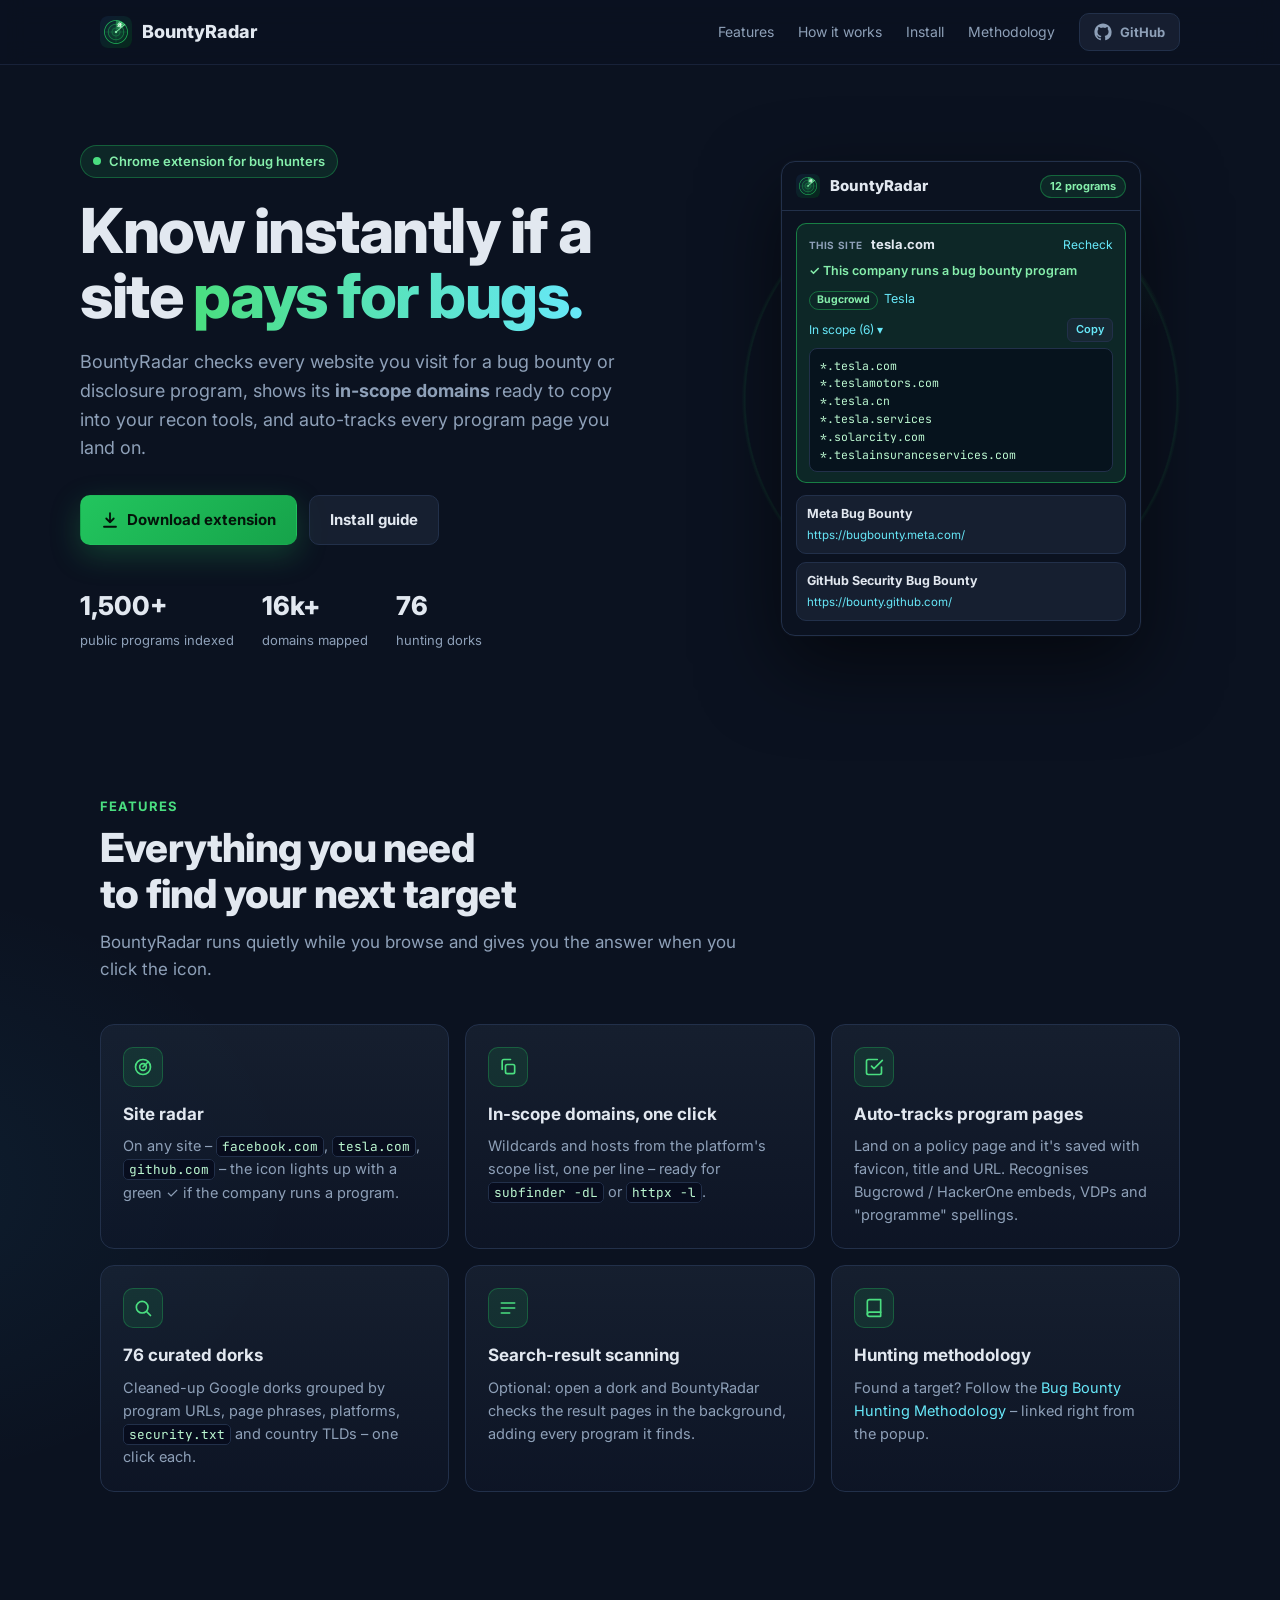
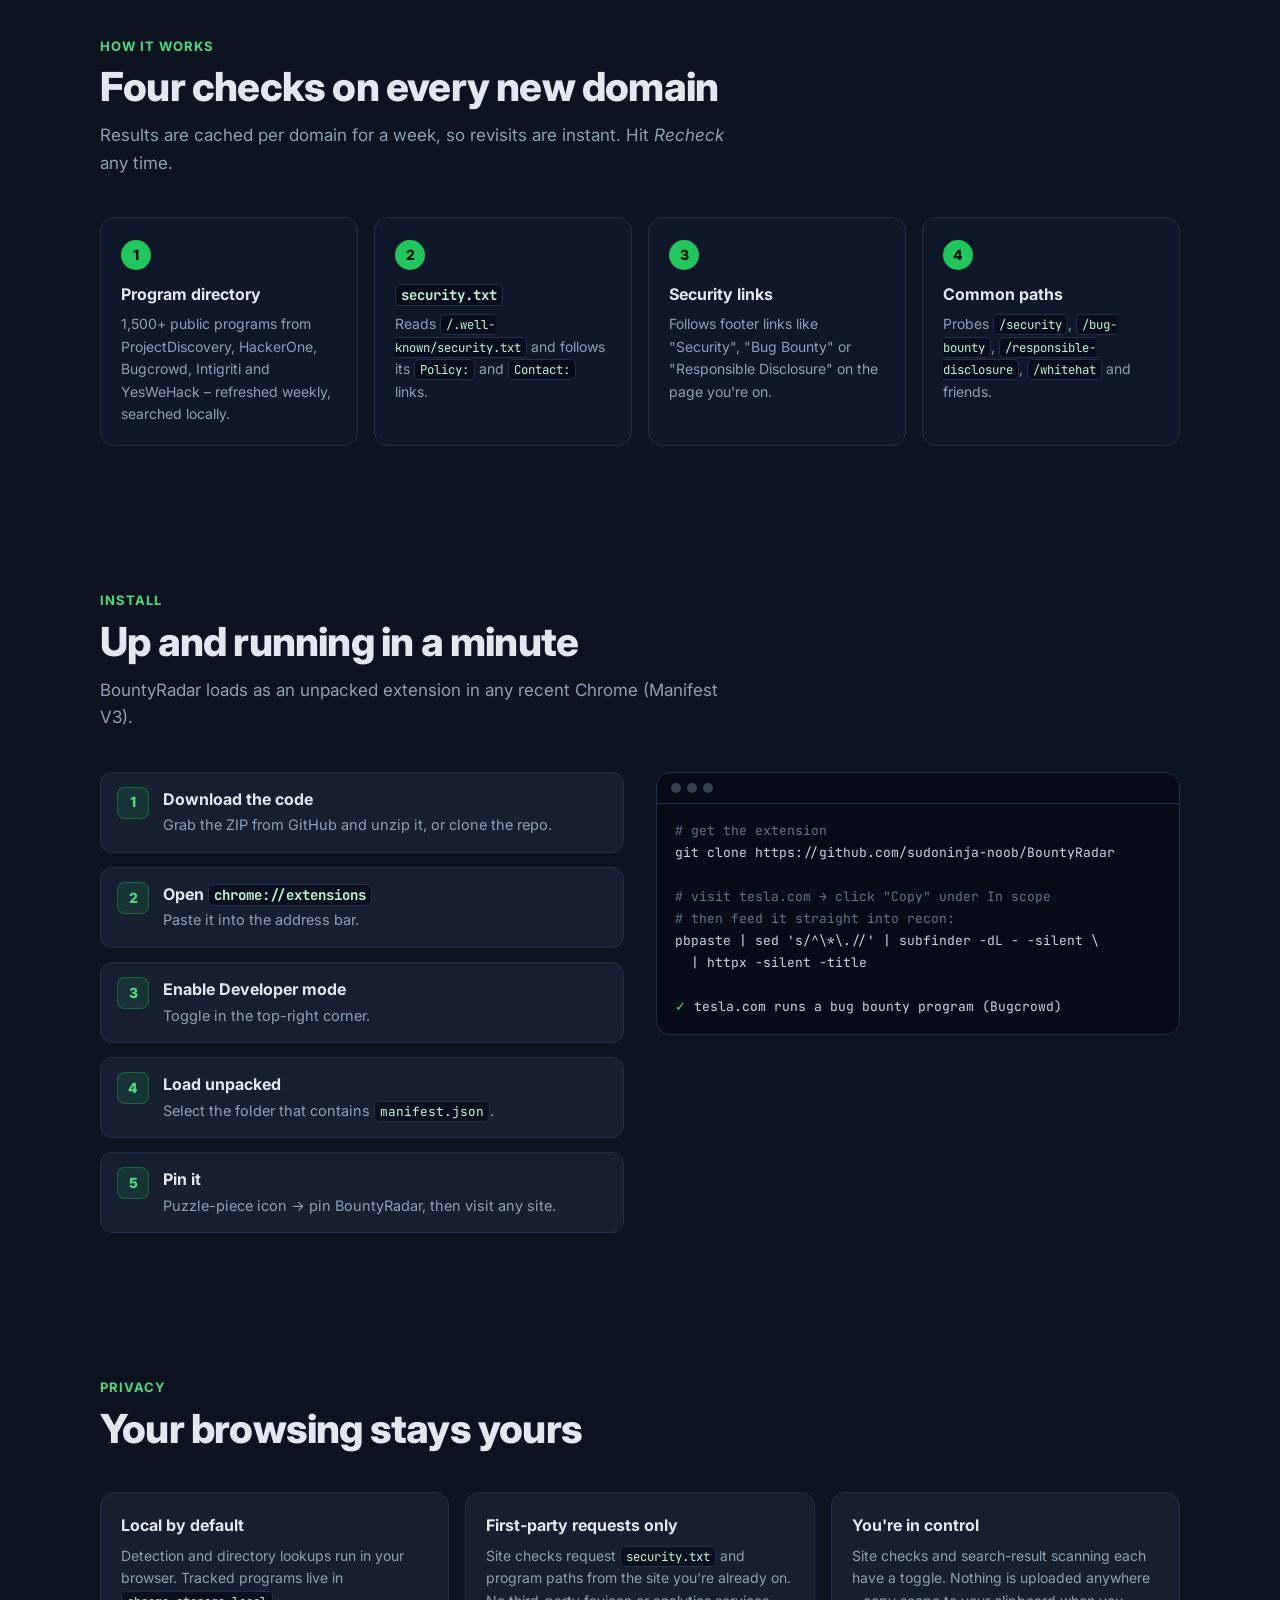
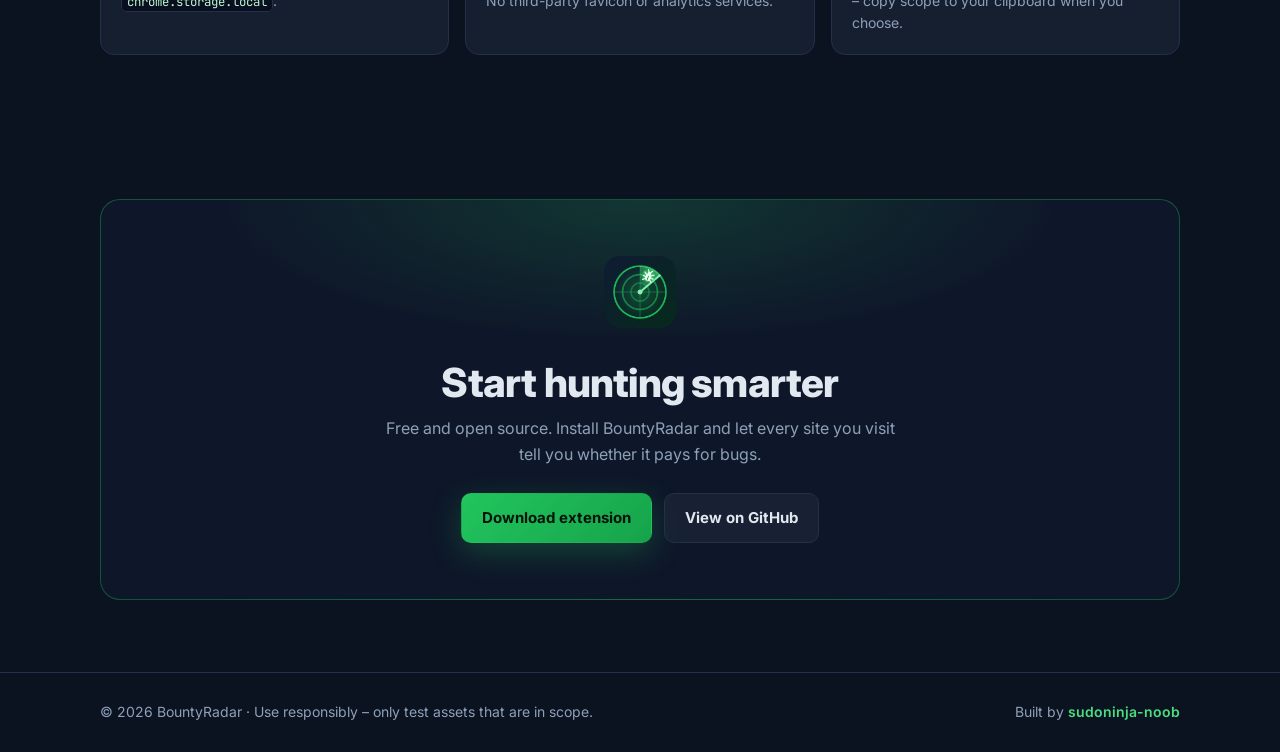
<file: index.html>
<!DOCTYPE html>
<html lang="en">
<head>
  <meta charset="utf-8" />
  <meta name="viewport" content="width=device-width, initial-scale=1" />
  <title>BountyRadar – bug bounty radar for Chrome</title>
  <meta name="description" content="BountyRadar is a Chrome extension for bug hunters: it tells you if the site you're on runs a bug bounty program, lists its in-scope domains, auto-tracks program pages, and ships 75+ hunting dorks." />
  <meta property="og:title" content="BountyRadar – bug bounty radar for Chrome" />
  <meta property="og:description" content="Know instantly if a site runs a bug bounty program – with in-scope domains ready to copy." />
  <meta property="og:image" content="https://sudoninja-noob.github.io/BountyRadar/icons/icon128.png" />
  <meta property="og:url" content="https://sudoninja-noob.github.io/BountyRadar/" />
  <link rel="canonical" href="https://sudoninja-noob.github.io/BountyRadar/" />
  <meta name="theme-color" content="#0b1220" />
  <link rel="icon" type="image/png" href="icons/icon128.png" />
  <link rel="preconnect" href="https://fonts.googleapis.com" />
  <link rel="preconnect" href="https://fonts.gstatic.com" crossorigin />
  <link href="https://fonts.googleapis.com/css2?family=Inter:wght@400;500;600;700;800&family=JetBrains+Mono:wght@400;600&display=swap" rel="stylesheet" />
  <style>
    :root {
      --bg: #0b1220;
      --bg-2: #0e1729;
      --card: rgba(30, 41, 59, 0.6);
      --border: #22304a;
      --text: #e2e8f0;
      --muted: #8ea0b8;
      --accent: #22c55e;
      --accent-2: #4ade80;
      --accent-soft: rgba(34, 197, 94, 0.12);
      --link: #67e8f9;
      --radius: 14px;
      --mono: "JetBrains Mono", ui-monospace, SFMono-Regular, Menlo, monospace;
      color-scheme: dark;
    }

    * { box-sizing: border-box; margin: 0; padding: 0; }

    html { scroll-behavior: smooth; }

    body {
      background:
        radial-gradient(900px 500px at 85% -10%, rgba(34, 197, 94, 0.12), transparent 60%),
        radial-gradient(700px 500px at -10% 30%, rgba(56, 189, 248, 0.07), transparent 60%),
        var(--bg);
      color: var(--text);
      font-family: Inter, -apple-system, "Segoe UI", Roboto, Helvetica, Arial, sans-serif;
      font-size: 16px;
      line-height: 1.6;
      -webkit-font-smoothing: antialiased;
      overflow-x: hidden;
    }

    a { color: var(--link); text-decoration: none; }
    a:hover { text-decoration: underline; }

    .wrap { max-width: 1120px; margin: 0 auto; padding: 0 20px; }

    /* ---------- nav ---------- */
    nav {
      position: sticky;
      top: 0;
      z-index: 10;
      background: rgba(11, 18, 32, 0.75);
      backdrop-filter: blur(12px);
      border-bottom: 1px solid rgba(34, 48, 74, 0.6);
    }
    nav .wrap {
      display: flex;
      align-items: center;
      justify-content: space-between;
      height: 64px;
      gap: 16px;
    }
    .brand {
      display: flex;
      align-items: center;
      gap: 10px;
      font-weight: 800;
      font-size: 18px;
      color: var(--text);
    }
    .brand img { width: 32px; height: 32px; border-radius: 8px; }
    .brand:hover { text-decoration: none; }
    .nav-links { display: flex; gap: 24px; align-items: center; font-size: 14px; }
    .nav-links a { color: var(--muted); }
    .nav-links a:hover { color: var(--text); text-decoration: none; }

    /* ---------- buttons ---------- */
    .btn {
      display: inline-flex;
      align-items: center;
      gap: 8px;
      padding: 12px 20px;
      border-radius: 10px;
      font-weight: 700;
      font-size: 15px;
      border: 1px solid var(--border);
      color: var(--text);
      background: var(--card);
      transition: transform 0.15s ease, border-color 0.15s ease, background 0.15s ease;
    }
    .btn:hover { text-decoration: none; transform: translateY(-1px); border-color: rgba(34, 197, 94, 0.5); }
    .btn-primary {
      background: linear-gradient(135deg, #22c55e, #16a34a);
      border-color: transparent;
      color: #04130a;
      box-shadow: 0 10px 30px rgba(34, 197, 94, 0.25);
    }
    .btn-primary:hover { border-color: transparent; }
    .btn-sm { padding: 8px 14px; font-size: 13px; }
    .btn svg { width: 18px; height: 18px; }

    /* ---------- hero ---------- */
    .hero {
      display: grid;
      grid-template-columns: 1.1fr 0.9fr;
      gap: 56px;
      align-items: center;
      padding: 80px 0 72px;
    }
    .eyebrow {
      display: inline-flex;
      align-items: center;
      gap: 8px;
      padding: 5px 12px;
      border-radius: 999px;
      background: var(--accent-soft);
      border: 1px solid rgba(34, 197, 94, 0.35);
      color: #86efac;
      font-size: 13px;
      font-weight: 600;
      margin-bottom: 20px;
    }
    .pulse {
      width: 8px; height: 8px; border-radius: 50%;
      background: var(--accent-2);
      box-shadow: 0 0 0 0 rgba(74, 222, 128, 0.7);
      animation: pulse 2s infinite;
    }
    @keyframes pulse {
      70% { box-shadow: 0 0 0 10px rgba(74, 222, 128, 0); }
      100% { box-shadow: 0 0 0 0 rgba(74, 222, 128, 0); }
    }
    h1 {
      font-size: clamp(38px, 5.6vw, 62px);
      line-height: 1.05;
      font-weight: 800;
      letter-spacing: -1.5px;
      text-wrap: balance;
    }
    h1 .grad {
      background: linear-gradient(90deg, #4ade80, #67e8f9);
      -webkit-background-clip: text;
      background-clip: text;
      color: transparent;
    }
    .lede {
      margin-top: 20px;
      font-size: 18px;
      color: var(--muted);
      max-width: 540px;
    }
    .cta { display: flex; flex-wrap: wrap; gap: 12px; margin-top: 32px; }
    .stats {
      display: flex;
      flex-wrap: wrap;
      gap: 28px;
      margin-top: 40px;
    }
    .stat b { display: block; font-size: 26px; font-weight: 800; color: var(--text); }
    .stat span { font-size: 13px; color: var(--muted); }

    /* popup mock */
    .mock-wrap { position: relative; display: flex; justify-content: center; }
    .radar-bg {
      position: absolute;
      width: 440px; height: 440px;
      max-width: 100%;
      top: 50%; left: 50%;
      transform: translate(-50%, -50%);
      border-radius: 50%;
      background:
        radial-gradient(circle, transparent 29%, rgba(34, 197, 94, 0.12) 29.5%, transparent 30.5%),
        radial-gradient(circle, transparent 49%, rgba(34, 197, 94, 0.12) 49.5%, transparent 50.5%),
        radial-gradient(circle, transparent 69%, rgba(34, 197, 94, 0.1) 69.5%, transparent 70.5%);
      pointer-events: none;
    }
    .radar-bg::after {
      content: "";
      position: absolute;
      inset: 0;
      border-radius: 50%;
      background: conic-gradient(from 0deg, rgba(74, 222, 128, 0.22), transparent 70deg);
      animation: sweep 5s linear infinite;
    }
    @keyframes sweep { to { transform: rotate(360deg); } }
    @media (prefers-reduced-motion: reduce) {
      .radar-bg::after, .pulse { animation: none; }
    }

    .mock {
      position: relative;
      width: 360px;
      max-width: 100%;
      border-radius: 14px;
      background: #0b1220;
      border: 1px solid var(--border);
      box-shadow: 0 30px 80px rgba(0, 0, 0, 0.55), 0 0 0 1px rgba(255, 255, 255, 0.02);
      overflow: hidden;
      font-size: 13px;
    }
    .mock-head {
      display: flex; align-items: center; justify-content: space-between;
      padding: 12px 14px;
      border-bottom: 1px solid var(--border);
    }
    .mock-head .brand { font-size: 15px; }
    .mock-head .brand img { width: 24px; height: 24px; border-radius: 6px; }
    .mock-badge {
      font-size: 11px; font-weight: 700;
      color: #86efac;
      background: var(--accent-soft);
      border: 1px solid rgba(34, 197, 94, 0.4);
      border-radius: 999px;
      padding: 2px 9px;
    }
    .mock-body { padding: 12px 14px 14px; }
    .site-card {
      border-radius: 10px;
      border: 1px solid rgba(34, 197, 94, 0.55);
      background: var(--accent-soft);
      padding: 10px 12px;
    }
    .site-top { display: flex; align-items: center; gap: 8px; }
    .label {
      font-size: 10px; font-weight: 700; letter-spacing: 0.6px;
      text-transform: uppercase; color: var(--muted);
    }
    .site-top b { flex: 1; }
    .site-top a { font-size: 12px; }
    .ok { margin-top: 6px; color: #86efac; font-weight: 600; font-size: 12.5px; }
    .prog { margin-top: 8px; font-size: 12.5px; color: var(--link); }
    .tag {
      display: inline-block;
      margin-right: 6px;
      padding: 0 7px;
      border-radius: 999px;
      font-size: 10.5px;
      font-weight: 700;
      color: #86efac;
      border: 1px solid rgba(34, 197, 94, 0.45);
    }
    .scope-row {
      display: flex; justify-content: space-between; align-items: center;
      margin-top: 8px; font-size: 12px;
    }
    .scope-row span { color: var(--link); }
    .copy {
      font-size: 11px; font-weight: 600;
      padding: 2px 8px;
      border: 1px solid var(--border);
      border-radius: 6px;
      background: var(--card);
    }
    .scope-list {
      margin-top: 6px;
      padding: 8px 10px;
      border-radius: 8px;
      border: 1px solid var(--border);
      background: rgba(2, 6, 23, 0.6);
      color: #bbf7d0;
      font-family: var(--mono);
      font-size: 11.5px;
      line-height: 1.55;
    }
    .mock-list { margin-top: 12px; display: grid; gap: 8px; }
    .mock-item {
      border: 1px solid var(--border);
      background: var(--card);
      border-radius: 10px;
      padding: 8px 10px;
    }
    .mock-item b { display: block; font-size: 12.5px; }
    .mock-item span { font-size: 11.5px; color: var(--link); }

    /* ---------- sections ---------- */
    section { padding: 72px 0; }
    .section-head { max-width: 640px; margin-bottom: 40px; }
    .kicker {
      color: var(--accent-2);
      font-weight: 700;
      font-size: 13px;
      letter-spacing: 1px;
      text-transform: uppercase;
    }
    h2 {
      margin-top: 8px;
      font-size: clamp(28px, 3.6vw, 40px);
      line-height: 1.15;
      font-weight: 800;
      letter-spacing: -0.8px;
      text-wrap: balance;
    }
    .section-head p { margin-top: 12px; color: var(--muted); font-size: 17px; }

    .grid {
      display: grid;
      grid-template-columns: repeat(3, 1fr);
      gap: 16px;
    }
    .feature {
      padding: 22px;
      border-radius: var(--radius);
      border: 1px solid var(--border);
      background: linear-gradient(180deg, rgba(30, 41, 59, 0.55), rgba(15, 23, 42, 0.55));
      transition: border-color 0.2s ease, transform 0.2s ease;
    }
    .feature:hover { border-color: rgba(34, 197, 94, 0.45); transform: translateY(-2px); }
    .icon {
      width: 40px; height: 40px;
      display: grid; place-items: center;
      border-radius: 10px;
      background: var(--accent-soft);
      border: 1px solid rgba(34, 197, 94, 0.3);
      color: var(--accent-2);
      margin-bottom: 14px;
    }
    .icon svg { width: 20px; height: 20px; }
    .feature h3 { font-size: 17px; font-weight: 700; margin-bottom: 6px; }
    .feature p { color: var(--muted); font-size: 14.5px; }

    /* how it works */
    .steps {
      display: grid;
      grid-template-columns: repeat(4, 1fr);
      gap: 16px;
      counter-reset: step;
    }
    .step {
      position: relative;
      padding: 22px 20px 20px;
      border-radius: var(--radius);
      border: 1px solid var(--border);
      background: var(--bg-2);
    }
    .step::before {
      counter-increment: step;
      content: counter(step);
      display: grid; place-items: center;
      width: 30px; height: 30px;
      border-radius: 50%;
      background: var(--accent);
      color: #04130a;
      font-weight: 800;
      font-size: 14px;
      margin-bottom: 12px;
    }
    .step h3 { font-size: 16px; margin-bottom: 6px; }
    .step p { color: var(--muted); font-size: 14px; }
    code, .mono {
      font-family: var(--mono);
      font-size: 0.88em;
      background: rgba(2, 6, 23, 0.6);
      border: 1px solid var(--border);
      border-radius: 5px;
      padding: 1px 5px;
      color: #bbf7d0;
    }

    /* install */
    .install {
      display: grid;
      grid-template-columns: 1fr 1fr;
      gap: 32px;
      align-items: start;
    }
    ol.install-steps { list-style: none; counter-reset: i; display: grid; gap: 14px; }
    ol.install-steps li {
      counter-increment: i;
      display: grid;
      grid-template-columns: 34px 1fr;
      gap: 12px;
      align-items: start;
      padding: 14px 16px;
      border-radius: 12px;
      border: 1px solid var(--border);
      background: var(--card);
    }
    ol.install-steps li::before {
      content: counter(i);
      display: grid; place-items: center;
      width: 30px; height: 30px;
      border-radius: 8px;
      background: var(--accent-soft);
      border: 1px solid rgba(34, 197, 94, 0.35);
      color: var(--accent-2);
      font-weight: 800;
      font-size: 14px;
    }
    ol.install-steps b { display: block; }
    ol.install-steps span { color: var(--muted); font-size: 14.5px; }
    .terminal {
      border-radius: var(--radius);
      border: 1px solid var(--border);
      background: #060b16;
      overflow: hidden;
    }
    .terminal-bar {
      display: flex; gap: 6px;
      padding: 10px 14px;
      border-bottom: 1px solid var(--border);
    }
    .terminal-bar i { width: 10px; height: 10px; border-radius: 50%; background: #334155; }
    .terminal pre {
      padding: 16px 18px;
      font-family: var(--mono);
      font-size: 13px;
      line-height: 1.7;
      color: #cbd5e1;
      white-space: pre-wrap;
      word-break: break-all;
    }
    .terminal .c { color: #64748b; }
    .terminal .g { color: #4ade80; }

    /* privacy */
    .privacy {
      display: grid;
      grid-template-columns: repeat(3, 1fr);
      gap: 16px;
    }
    .privacy div {
      padding: 20px;
      border-radius: var(--radius);
      border: 1px solid var(--border);
      background: var(--card);
    }
    .privacy h3 { font-size: 16px; margin-bottom: 6px; }
    .privacy p { color: var(--muted); font-size: 14px; }

    /* cta band */
    .band {
      text-align: center;
      padding: 56px 24px;
      border-radius: 20px;
      border: 1px solid rgba(34, 197, 94, 0.35);
      background:
        radial-gradient(600px 200px at 50% 0%, rgba(34, 197, 94, 0.18), transparent 70%),
        var(--bg-2);
    }
    .band img { width: 72px; height: 72px; border-radius: 16px; margin-bottom: 16px; }
    .band p { color: var(--muted); margin: 10px auto 26px; max-width: 520px; }
    .band .cta { justify-content: center; margin-top: 0; }

    footer {
      border-top: 1px solid var(--border);
      padding: 28px 0;
      color: var(--muted);
      font-size: 14px;
    }
    footer .wrap { display: flex; justify-content: space-between; gap: 16px; flex-wrap: wrap; }
    footer a { color: var(--accent-2); font-weight: 600; }

    /* ---------- responsive ---------- */
    @media (max-width: 960px) {
      .hero { grid-template-columns: 1fr; gap: 48px; padding-top: 56px; }
      .grid, .privacy { grid-template-columns: 1fr 1fr; }
      .steps { grid-template-columns: 1fr 1fr; }
      .install { grid-template-columns: 1fr; }
    }
    @media (max-width: 640px) {
      .nav-links a:not(.btn) { display: none; }
      .grid, .privacy, .steps { grid-template-columns: 1fr; }
      section { padding: 56px 0; }
      .radar-bg { width: 340px; height: 340px; }
      .wrap { padding: 0 16px; }
    }
  </style>
</head>
<body>
  <nav>
    <div class="wrap">
      <a class="brand" href="#">
        <img src="icons/icon128.png" alt="" />
        BountyRadar
      </a>
      <div class="nav-links">
        <a href="#features">Features</a>
        <a href="#how">How it works</a>
        <a href="#install">Install</a>
        <a href="https://sudoninja-noob.github.io/tool/Bug_Bounty_Hunting_Methodology.html" target="_blank" rel="noopener">Methodology</a>
        <a class="btn btn-sm repo-link" href="https://github.com/sudoninja-noob/BountyRadar" target="_blank" rel="noopener">
          <svg viewBox="0 0 24 24" fill="currentColor" aria-hidden="true"><path d="M12 .5C5.65.5.5 5.65.5 12a11.5 11.5 0 0 0 7.86 10.92c.58.1.79-.25.79-.56v-2.02c-3.2.7-3.87-1.37-3.87-1.37-.52-1.33-1.28-1.69-1.28-1.69-1.05-.72.08-.7.08-.7 1.16.08 1.77 1.19 1.77 1.19 1.03 1.77 2.7 1.26 3.36.96.1-.75.4-1.26.73-1.55-2.56-.29-5.25-1.28-5.25-5.69 0-1.26.45-2.29 1.19-3.09-.12-.29-.52-1.46.11-3.05 0 0 .97-.31 3.17 1.18a11 11 0 0 1 5.77 0c2.2-1.49 3.17-1.18 3.17-1.18.63 1.59.23 2.76.11 3.05.74.8 1.19 1.83 1.19 3.09 0 4.42-2.7 5.39-5.26 5.68.41.36.78 1.06.78 2.14v3.17c0 .31.21.67.8.56A11.5 11.5 0 0 0 23.5 12C23.5 5.65 18.35.5 12 .5Z"/></svg>
          GitHub
        </a>
      </div>
    </div>
  </nav>

  <header class="wrap hero">
    <div>
      <div class="eyebrow"><span class="pulse"></span> Chrome extension for bug hunters</div>
      <h1>Know instantly if a site <span class="grad">pays for bugs.</span></h1>
      <p class="lede">
        BountyRadar checks every website you visit for a bug bounty or disclosure program,
        shows its <strong>in-scope domains</strong> ready to copy into your recon tools,
        and auto-tracks every program page you land on.
      </p>
      <div class="cta">
        <a class="btn btn-primary zip-link" href="https://github.com/sudoninja-noob/BountyRadar/archive/refs/heads/main.zip" target="_blank" rel="noopener">
          <svg viewBox="0 0 24 24" fill="none" stroke="currentColor" stroke-width="2.4" stroke-linecap="round" stroke-linejoin="round" aria-hidden="true"><path d="M12 3v12m0 0-5-5m5 5 5-5M4 21h16"/></svg>
          Download extension
        </a>
        <a class="btn" href="#install">Install guide</a>
      </div>
      <div class="stats">
        <div class="stat"><b>1,500+</b><span>public programs indexed</span></div>
        <div class="stat"><b>16k+</b><span>domains mapped</span></div>
        <div class="stat"><b>76</b><span>hunting dorks</span></div>
      </div>
    </div>

    <div class="mock-wrap" aria-label="Preview of the BountyRadar popup on tesla.com">
      <div class="radar-bg"></div>
      <div class="mock">
        <div class="mock-head">
          <span class="brand"><img src="icons/icon48.png" alt="" /> BountyRadar</span>
          <span class="mock-badge">12 programs</span>
        </div>
        <div class="mock-body">
          <div class="site-card">
            <div class="site-top">
              <span class="label">This site</span>
              <b>tesla.com</b>
              <a>Recheck</a>
            </div>
            <div class="ok">✓ This company runs a bug bounty program</div>
            <div class="prog"><span class="tag">Bugcrowd</span>Tesla</div>
            <div class="scope-row"><span>In scope (6) ▾</span><span class="copy">Copy</span></div>
            <div class="scope-list">*.tesla.com<br />*.teslamotors.com<br />*.tesla.cn<br />*.tesla.services<br />*.solarcity.com<br />*.teslainsuranceservices.com</div>
          </div>
          <div class="mock-list">
            <div class="mock-item"><b>Meta Bug Bounty</b><span>https://bugbounty.meta.com/</span></div>
            <div class="mock-item"><b>GitHub Security Bug Bounty</b><span>https://bounty.github.com/</span></div>
          </div>
        </div>
      </div>
    </div>
  </header>

  <section id="features">
    <div class="wrap">
      <div class="section-head">
        <div class="kicker">Features</div>
        <h2>Everything you need to find your next target</h2>
        <p>BountyRadar runs quietly while you browse and gives you the answer when you click the icon.</p>
      </div>
      <div class="grid">
        <article class="feature">
          <div class="icon"><svg viewBox="0 0 24 24" fill="none" stroke="currentColor" stroke-width="2" stroke-linecap="round" stroke-linejoin="round"><circle cx="12" cy="12" r="9"/><circle cx="12" cy="12" r="4"/><path d="M12 12 18 6"/></svg></div>
          <h3>Site radar</h3>
          <p>On any site – <code>facebook.com</code>, <code>tesla.com</code>, <code>github.com</code> – the icon lights up with a green ✓ if the company runs a program.</p>
        </article>
        <article class="feature">
          <div class="icon"><svg viewBox="0 0 24 24" fill="none" stroke="currentColor" stroke-width="2" stroke-linecap="round" stroke-linejoin="round"><rect x="9" y="9" width="11" height="11" rx="2"/><path d="M5 15V5a2 2 0 0 1 2-2h8"/></svg></div>
          <h3>In-scope domains, one click</h3>
          <p>Wildcards and hosts from the platform's scope list, one per line – ready for <code>subfinder -dL</code> or <code>httpx -l</code>.</p>
        </article>
        <article class="feature">
          <div class="icon"><svg viewBox="0 0 24 24" fill="none" stroke="currentColor" stroke-width="2" stroke-linecap="round" stroke-linejoin="round"><path d="M9 11l3 3L22 4"/><path d="M21 12v7a2 2 0 0 1-2 2H5a2 2 0 0 1-2-2V5a2 2 0 0 1 2-2h11"/></svg></div>
          <h3>Auto-tracks program pages</h3>
          <p>Land on a policy page and it's saved with favicon, title and URL. Recognises Bugcrowd / HackerOne embeds, VDPs and "programme" spellings.</p>
        </article>
        <article class="feature">
          <div class="icon"><svg viewBox="0 0 24 24" fill="none" stroke="currentColor" stroke-width="2" stroke-linecap="round" stroke-linejoin="round"><circle cx="11" cy="11" r="7"/><path d="m21 21-4.3-4.3"/></svg></div>
          <h3>76 curated dorks</h3>
          <p>Cleaned-up Google dorks grouped by program URLs, page phrases, platforms, <code>security.txt</code> and country TLDs – one click each.</p>
        </article>
        <article class="feature">
          <div class="icon"><svg viewBox="0 0 24 24" fill="none" stroke="currentColor" stroke-width="2" stroke-linecap="round" stroke-linejoin="round"><path d="M4 6h16M4 12h16M4 18h10"/></svg></div>
          <h3>Search-result scanning</h3>
          <p>Optional: open a dork and BountyRadar checks the result pages in the background, adding every program it finds.</p>
        </article>
        <article class="feature">
          <div class="icon"><svg viewBox="0 0 24 24" fill="none" stroke="currentColor" stroke-width="2" stroke-linecap="round" stroke-linejoin="round"><path d="M4 19.5A2.5 2.5 0 0 1 6.5 17H20"/><path d="M6.5 2H20v20H6.5A2.5 2.5 0 0 1 4 19.5v-15A2.5 2.5 0 0 1 6.5 2z"/></svg></div>
          <h3>Hunting methodology</h3>
          <p>Found a target? Follow the <a href="https://sudoninja-noob.github.io/tool/Bug_Bounty_Hunting_Methodology.html" target="_blank" rel="noopener">Bug Bounty Hunting Methodology</a> – linked right from the popup.</p>
        </article>
      </div>
    </div>
  </section>

  <section id="how">
    <div class="wrap">
      <div class="section-head">
        <div class="kicker">How it works</div>
        <h2>Four checks on every new domain</h2>
        <p>Results are cached per domain for a week, so revisits are instant. Hit <em>Recheck</em> any time.</p>
      </div>
      <div class="steps">
        <div class="step">
          <h3>Program directory</h3>
          <p>1,500+ public programs from ProjectDiscovery, HackerOne, Bugcrowd, Intigriti and YesWeHack – refreshed weekly, searched locally.</p>
        </div>
        <div class="step">
          <h3><code>security.txt</code></h3>
          <p>Reads <code>/.well-known/security.txt</code> and follows its <code>Policy:</code> and <code>Contact:</code> links.</p>
        </div>
        <div class="step">
          <h3>Security links</h3>
          <p>Follows footer links like "Security", "Bug Bounty" or "Responsible Disclosure" on the page you're on.</p>
        </div>
        <div class="step">
          <h3>Common paths</h3>
          <p>Probes <code>/security</code>, <code>/bug-bounty</code>, <code>/responsible-disclosure</code>, <code>/whitehat</code> and friends.</p>
        </div>
      </div>
    </div>
  </section>

  <section id="install">
    <div class="wrap">
      <div class="section-head">
        <div class="kicker">Install</div>
        <h2>Up and running in a minute</h2>
        <p>BountyRadar loads as an unpacked extension in any recent Chrome (Manifest V3).</p>
      </div>
      <div class="install">
        <ol class="install-steps">
          <li><div><b>Download the code</b><span>Grab the ZIP from GitHub and unzip it, or clone the repo.</span></div></li>
          <li><div><b>Open <code>chrome://extensions</code></b><span>Paste it into the address bar.</span></div></li>
          <li><div><b>Enable Developer mode</b><span>Toggle in the top-right corner.</span></div></li>
          <li><div><b>Load unpacked</b><span>Select the folder that contains <code>manifest.json</code>.</span></div></li>
          <li><div><b>Pin it</b><span>Puzzle-piece icon → pin BountyRadar, then visit any site.</span></div></li>
        </ol>
        <div class="terminal" aria-label="Clone and copy scope example">
          <div class="terminal-bar"><i></i><i></i><i></i></div>
<pre><span class="c"># get the extension</span>
git clone <span class="repo-text">https://github.com/sudoninja-noob/BountyRadar</span>

<span class="c"># visit tesla.com → click "Copy" under In scope</span>
<span class="c"># then feed it straight into recon:</span>
pbpaste | sed 's/^\*\.//' | subfinder -dL - -silent \
  | httpx -silent -title

<span class="g">✓</span> tesla.com runs a bug bounty program (Bugcrowd)</pre>
        </div>
      </div>
    </div>
  </section>

  <section id="privacy">
    <div class="wrap">
      <div class="section-head">
        <div class="kicker">Privacy</div>
        <h2>Your browsing stays yours</h2>
      </div>
      <div class="privacy">
        <div>
          <h3>Local by default</h3>
          <p>Detection and directory lookups run in your browser. Tracked programs live in <code>chrome.storage.local</code>.</p>
        </div>
        <div>
          <h3>First-party requests only</h3>
          <p>Site checks request <code>security.txt</code> and program paths from the site you're already on. No third-party favicon or analytics services.</p>
        </div>
        <div>
          <h3>You're in control</h3>
          <p>Site checks and search-result scanning each have a toggle. Nothing is uploaded anywhere – copy scope to your clipboard when you choose.</p>
        </div>
      </div>
    </div>
  </section>

  <section>
    <div class="wrap">
      <div class="band">
        <img src="icons/icon128.png" alt="" />
        <h2>Start hunting smarter</h2>
        <p>Free and open source. Install BountyRadar and let every site you visit tell you whether it pays for bugs.</p>
        <div class="cta">
          <a class="btn btn-primary zip-link" href="https://github.com/sudoninja-noob/BountyRadar/archive/refs/heads/main.zip" target="_blank" rel="noopener">Download extension</a>
          <a class="btn repo-link" href="https://github.com/sudoninja-noob/BountyRadar" target="_blank" rel="noopener">View on GitHub</a>
        </div>
      </div>
    </div>
  </section>

  <footer>
    <div class="wrap">
      <span>© <span id="year">2026</span> BountyRadar · Use responsibly – only test assets that are in scope.</span>
      <span>Built by <a href="https://sudoninja-noob.github.io/" target="_blank" rel="noopener">sudoninja-noob</a></span>
    </div>
  </footer>

  <script>
    // On GitHub Pages (user.github.io/repo/) derive the repo + ZIP links
    // automatically, so the page needs no edits after publishing.
    (function () {
      var host = location.hostname;
      var m = host.match(/^([^.]+)\.github\.io$/i);
      var repoName = location.pathname.split("/").filter(Boolean)[0];
      if (!m || !repoName) return;
      var repo = "https://github.com/" + m[1] + "/" + repoName;
      var zip = repo + "/archive/refs/heads/main.zip";
      document.querySelectorAll(".repo-link").forEach(function (a) { a.href = repo; });
      document.querySelectorAll(".zip-link").forEach(function (a) { a.href = zip; });
      document.querySelectorAll(".repo-text").forEach(function (el) { el.textContent = repo; });
    })();
    document.getElementById("year").textContent = new Date().getFullYear();
  </script>
</body>
</html>
</file>
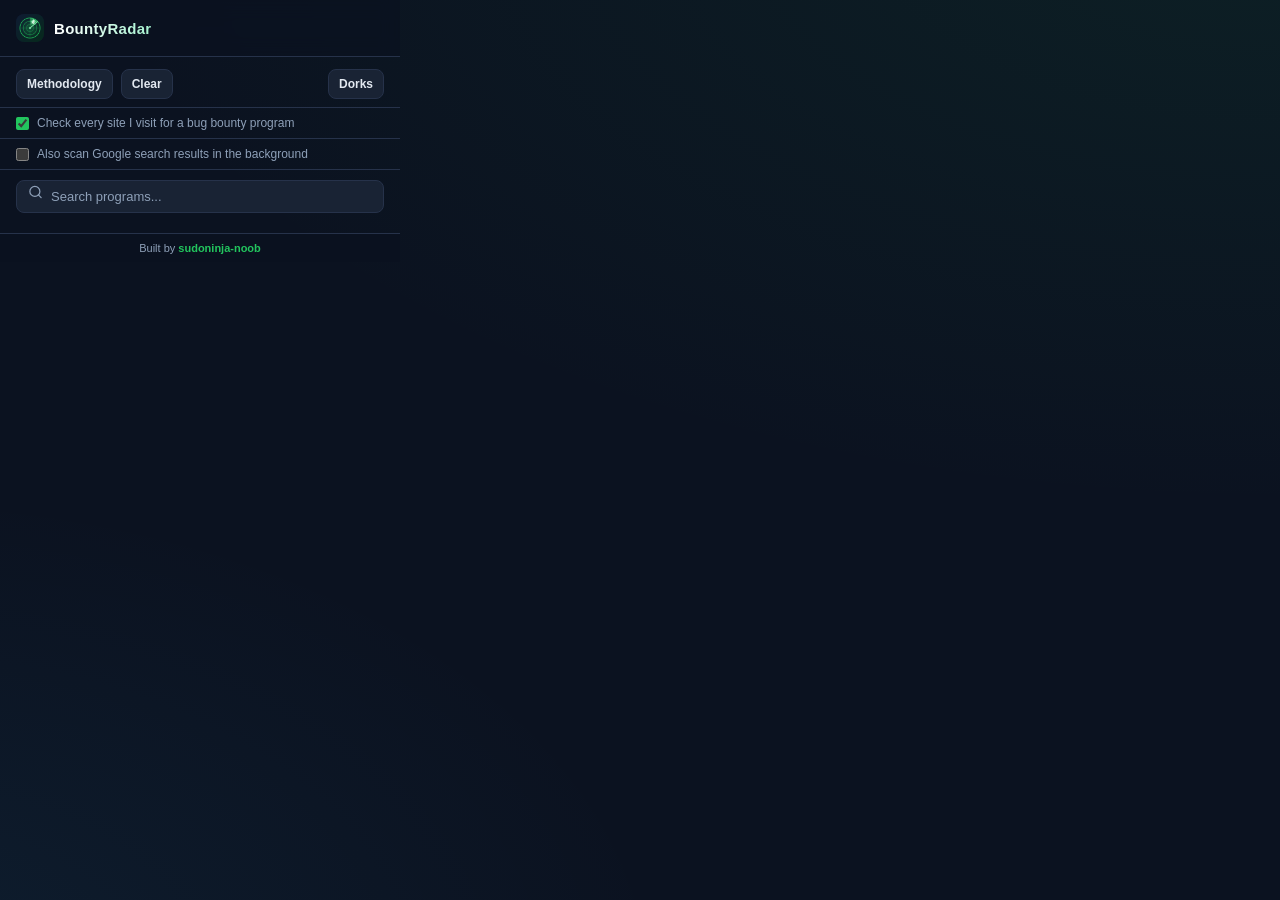
<file: popup.html>
<!DOCTYPE html>
<html lang="en">
  <head>
    <meta charset="utf-8" />
    <title>BountyRadar</title>
    <link rel="stylesheet" href="popup.css" />
  </head>
  <body>
    <header>
      <div class="brand">
        <div class="brand-mark">
          <img src="icons/icon48.png" alt="BountyRadar" />
        </div>
        <h1>BountyRadar</h1>
      </div>
      <div id="count-badge" class="badge hidden"></div>
    </header>

    <div class="toolbar">
      <a
        class="btn"
        href="https://sudoninja-noob.github.io/tool/Bug_Bounty_Hunting_Methodology.html"
        target="_blank"
        rel="noopener noreferrer"
        title="Bug bounty hunting methodology"
      ><span>Methodology</span></a>
      <button id="clear-btn" class="btn btn-danger"><span>Clear</span></button>
      <button id="dorks-btn" class="btn btn-push" aria-pressed="false"><span id="dorks-label">Dorks</span></button>
    </div>

    <section id="site-card" class="site-card hidden">
      <div class="site-head">
        <span class="site-label">This site</span>
        <span id="site-domain" class="site-domain"></span>
        <button id="site-recheck" class="link-btn" title="Check this site again now">Recheck</button>
      </div>
      <div id="site-status" class="site-status"></div>
      <div id="site-programs"></div>
    </section>

    <label class="setting-row" title="Looks up each site you visit in public bug bounty directories and checks its security.txt, security links, and common program paths. Requests go only to the site you're on (plus a weekly directory download from GitHub).">
      <input id="check-sites-toggle" type="checkbox" checked />
      <span>Check every site I visit for a bug bounty program</span>
    </label>

    <label class="setting-row" title="When on, BountyRadar fetches the result links on Google search pages in the background to check them for bounty programs. Those sites will see a request from your browser.">
      <input id="scan-serp-toggle" type="checkbox" />
      <span>Also scan Google search results in the background</span>
    </label>

    <div class="search-row">
      <svg
        class="search-icon"
        viewBox="0 0 24 24"
        width="15"
        height="15"
        fill="none"
        stroke="currentColor"
        stroke-width="2"
        stroke-linecap="round"
        stroke-linejoin="round"
      >
        <circle cx="11" cy="11" r="8" />
        <line x1="21" y1="21" x2="16.65" y2="16.65" />
      </svg>
      <input
        id="search-input"
        type="text"
        placeholder="Search programs..."
        autocomplete="off"
        spellcheck="false"
      />
      <button id="search-clear" class="search-clear hidden" title="Clear search">✕</button>
    </div>

    <div id="dork-view" class="hidden">
      <p class="dork-hint" id="dork-hint"></p>
      <div id="dork-list"></div>
    </div>

    <main id="program-list"></main>

    <footer id="empty-state" class="empty hidden">
      <div class="empty-icon">🎯</div>
      <p><strong>No bug bounty programs tracked yet</strong></p>
      <p>
        Browse pages containing keywords like <em>bounty</em>, <em>reward</em>,
        <em>monetary</em>, <em>eligible targets</em> and they'll be saved here.
      </p>
    </footer>

    <div class="credit">
      Built by
      <a href="https://sudoninja-noob.github.io/" target="_blank" rel="noopener noreferrer">sudoninja-noob</a>
    </div>

    <script src="common.js"></script>
    <script src="dorks.js"></script>
    <script src="popup.js"></script>
  </body>
</html>
</file>
<file: popup.css>
:root {
  --bg: #0b1220;
  --bg-grad: radial-gradient(1200px 600px at 100% -10%, rgba(34, 197, 94, 0.08), transparent),
             radial-gradient(800px 500px at -10% 110%, rgba(56, 189, 248, 0.07), transparent);
  --card: rgba(30, 41, 59, 0.75);
  --card-hover: rgba(38, 52, 74, 0.9);
  --border: #26324a;
  --text: #e2e8f0;
  --muted: #8ea0b8;
  --accent: #22c55e;
  --accent-soft: rgba(34, 197, 94, 0.14);
  --link: #67e8f9;
  --danger: #f87171;
}

* {
  box-sizing: border-box;
  margin: 0;
  padding: 0;
}

html {
  color-scheme: dark;
}

body {
  width: 400px;
  max-height: 540px;
  overflow-y: auto;
  background: var(--bg);
  background-image: var(--bg-grad);
  background-attachment: fixed;
  color: var(--text);
  font-family: -apple-system, "Segoe UI", Roboto, Inter, Helvetica, Arial, sans-serif;
  font-size: 13px;
  scrollbar-width: thin;
  scrollbar-color: #334155 transparent;
}

body::-webkit-scrollbar {
  width: 8px;
}
body::-webkit-scrollbar-thumb {
  background: #334155;
  border-radius: 8px;
}

header {
  display: flex;
  align-items: center;
  justify-content: space-between;
  padding: 14px 16px;
  border-bottom: 1px solid var(--border);
  position: sticky;
  top: 0;
  background: rgba(11, 18, 32, 0.85);
  backdrop-filter: blur(10px);
  z-index: 20;
}

.brand {
  display: flex;
  align-items: center;
  gap: 10px;
}

.brand-mark {
  width: 28px;
  height: 28px;
  border-radius: 8px;
  display: grid;
  place-items: center;
  overflow: hidden;
  background: #0f172a;
}

.brand-mark img {
  width: 100%;
  height: 100%;
  object-fit: cover;
  display: block;
}

header h1 {
  font-size: 15px;
  font-weight: 700;
  letter-spacing: 0.3px;
  background: linear-gradient(90deg, #fff, #a7f3d0);
  -webkit-background-clip: text;
  background-clip: text;
  -webkit-text-fill-color: transparent;
}

.badge {
  background: var(--accent-soft);
  border: 1px solid rgba(34, 197, 94, 0.4);
  color: #86efac;
  border-radius: 999px;
  padding: 3px 10px;
  font-size: 12px;
  font-weight: 700;
  font-variant-numeric: tabular-nums;
}

.hidden {
  display: none !important;
}

.toolbar {
  display: flex;
  gap: 8px;
  padding: 12px 16px 8px;
  border-bottom: 1px solid var(--border);
  align-items: center;
}

.btn {
  display: inline-flex;
  align-items: center;
  gap: 6px;
  background: var(--card);
  color: var(--text);
  border: 1px solid var(--border);
  border-radius: 8px;
  padding: 7px 10px;
  font-size: 12px;
  font-weight: 600;
  cursor: pointer;
  text-decoration: none;
  transition: all 0.15s ease;
}

.btn:hover {
  border-color: rgba(34, 197, 94, 0.5);
  background: var(--accent-soft);
  color: #fff;
}

.btn-danger:hover {
  border-color: rgba(248, 113, 113, 0.5);
  background: rgba(248, 113, 113, 0.12);
  color: #fff;
}

.setting-row {
  display: flex;
  align-items: center;
  gap: 8px;
  padding: 8px 16px;
  border-bottom: 1px solid var(--border);
  color: var(--muted);
  font-size: 12px;
  cursor: pointer;
}

.setting-row input {
  accent-color: var(--accent);
  cursor: pointer;
}

.setting-row:hover {
  color: var(--text);
}

.search-row {
  position: relative;
  padding: 10px 16px 0;
}

.search-icon {
  position: absolute;
  left: 28px;
  top: 50%;
  transform: translateY(-50%);
  color: var(--muted);
  pointer-events: none;
}

#search-input {
  width: 100%;
  background: var(--card);
  border: 1px solid var(--border);
  border-radius: 8px;
  padding: 8px 30px 8px 34px;
  color: var(--text);
  font-size: 13px;
  outline: none;
  transition: border-color 0.15s ease;
}

#search-input::placeholder {
  color: var(--muted);
}

#search-input:focus {
  border-color: rgba(34, 197, 94, 0.6);
  box-shadow: 0 0 0 3px rgba(34, 197, 94, 0.12);
}

.search-clear {
  position: absolute;
  right: 24px;
  top: 50%;
  transform: translateY(-50%);
  background: transparent;
  border: none;
  color: var(--muted);
  cursor: pointer;
  font-size: 12px;
  padding: 2px 4px;
  border-radius: 4px;
}

.search-clear:hover {
  color: var(--danger);
}

.search-clear.hidden {
  display: none;
}

#program-list {
  padding: 10px 16px;
  display: flex;
  flex-direction: column;
  gap: 10px;
}

.card {
  background: var(--card);
  border: 1px solid var(--border);
  border-radius: 12px;
  padding: 12px 14px;
  backdrop-filter: blur(6px);
  transition: transform 0.15s ease, border-color 0.15s ease, background 0.15s ease;
  animation: slide-in 0.2s ease;
}

.card:hover {
  background: var(--card-hover);
  border-color: rgba(34, 197, 94, 0.35);
  transform: translateY(-1px);
}

@keyframes slide-in {
  from {
    opacity: 0;
    transform: translateY(4px);
  }
  to {
    opacity: 1;
    transform: translateY(0);
  }
}

.card .top {
  display: flex;
  align-items: center;
  justify-content: space-between;
  gap: 8px;
}

.card .top .left {
  display: flex;
  align-items: center;
  gap: 10px;
  flex: 1;
  min-width: 0;
}

.card .top .favicon {
  width: 20px;
  height: 20px;
  border-radius: 5px;
  flex-shrink: 0;
  background: rgba(255, 255, 255, 0.06);
  padding: 2px;
  object-fit: contain;
}

.card .title {
  flex: 1;
  min-width: 0;
  font-weight: 600;
  color: var(--text);
  font-size: 13px;
  line-height: 1.35;
  overflow: hidden;
  display: -webkit-box;
  -webkit-line-clamp: 2;
  -webkit-box-orient: vertical;
}

.card .url {
  display: block;
  color: var(--link);
  font-size: 12px;
  margin-top: 8px;
  text-decoration: none;
  word-break: break-all;
  transition: color 0.15s ease;
}

.card .url:hover {
  color: #a5f3fc;
  text-decoration: underline;
}

.empty {
  padding: 40px 24px;
  text-align: center;
  color: var(--muted);
  line-height: 1.7;
}

.empty-icon {
  font-size: 34px;
  margin-bottom: 12px;
  opacity: 0.9;
}

.empty strong {
  color: var(--text);
  font-weight: 600;
}

.empty em {
  color: var(--accent);
  font-style: italic;
}
.btn-push {
  margin-left: auto;
}

.btn[aria-pressed="true"] {
  border-color: rgba(34, 197, 94, 0.6);
  background: var(--accent-soft);
  color: #fff;
}

#dork-view {
  padding: 10px 16px 14px;
}

.dork-hint {
  color: var(--muted);
  font-size: 12px;
  line-height: 1.5;
  margin-bottom: 10px;
}

.dork-hint button {
  background: none;
  border: none;
  color: var(--accent);
  font: inherit;
  text-decoration: underline;
  cursor: pointer;
  padding: 0;
}

.dork-group-title {
  color: var(--muted);
  font-size: 11px;
  font-weight: 700;
  text-transform: uppercase;
  letter-spacing: 0.6px;
  margin: 12px 0 6px;
}

.dork-group-title:first-child {
  margin-top: 0;
}

.dork {
  display: flex;
  align-items: center;
  justify-content: space-between;
  gap: 8px;
  width: 100%;
  text-align: left;
  background: var(--card);
  border: 1px solid var(--border);
  border-radius: 8px;
  padding: 7px 10px;
  margin-bottom: 6px;
  color: var(--text);
  font-family: ui-monospace, SFMono-Regular, Menlo, Consolas, monospace;
  font-size: 11.5px;
  cursor: pointer;
  transition: border-color 0.15s ease, background 0.15s ease;
}

.dork:hover {
  border-color: rgba(34, 197, 94, 0.5);
  background: var(--accent-soft);
}

.dork .dork-q {
  min-width: 0;
  word-break: break-word;
}

.dork .dork-state {
  flex-shrink: 0;
  font-family: -apple-system, "Segoe UI", Roboto, sans-serif;
  font-size: 11px;
  color: var(--muted);
}

.dork.opened .dork-state {
  color: var(--accent);
}

.site-card {
  margin: 10px 16px 0;
  padding: 10px 12px;
  border-radius: 10px;
  border: 1px solid var(--border);
  background: var(--card);
}

.site-card.found {
  border-color: rgba(34, 197, 94, 0.55);
  background: var(--accent-soft);
}

.site-head {
  display: flex;
  align-items: center;
  gap: 8px;
}

.site-label {
  color: var(--muted);
  font-size: 11px;
  font-weight: 700;
  text-transform: uppercase;
  letter-spacing: 0.6px;
}

.site-domain {
  flex: 1;
  min-width: 0;
  font-weight: 600;
  overflow: hidden;
  text-overflow: ellipsis;
  white-space: nowrap;
}

.link-btn {
  background: none;
  border: none;
  color: var(--link);
  font-size: 12px;
  cursor: pointer;
  padding: 0;
}

.link-btn:hover {
  text-decoration: underline;
}

.link-btn:disabled {
  color: var(--muted);
  cursor: default;
  text-decoration: none;
}

.site-status {
  margin-top: 6px;
  font-size: 12px;
  color: var(--muted);
}

.site-card.found .site-status {
  color: #86efac;
  font-weight: 600;
}

.site-program {
  display: block;
  margin-top: 6px;
  color: var(--link);
  font-size: 12px;
  text-decoration: none;
  word-break: break-all;
}

.site-program:hover {
  text-decoration: underline;
}

.site-program .tag {
  display: inline-block;
  margin-right: 6px;
  padding: 0 6px;
  border-radius: 999px;
  font-size: 10.5px;
  font-weight: 700;
  color: var(--muted);
  border: 1px solid var(--border);
  word-break: normal;
}

.site-program .tag.bounty {
  color: #86efac;
  border-color: rgba(34, 197, 94, 0.45);
}

.credit {
  position: sticky;
  bottom: 0;
  padding: 8px 16px;
  border-top: 1px solid var(--border);
  background: rgba(11, 18, 32, 0.92);
  backdrop-filter: blur(10px);
  color: var(--muted);
  font-size: 11px;
  text-align: center;
}

.credit a {
  color: var(--accent);
  font-weight: 600;
  text-decoration: none;
}

.credit a:hover {
  text-decoration: underline;
}

.site-program-block + .site-program-block {
  margin-top: 8px;
  padding-top: 8px;
  border-top: 1px dashed var(--border);
}

.scope-all {
  margin-top: 8px;
}

.scope {
  margin-top: 6px;
}

.scope-head {
  display: flex;
  align-items: center;
  justify-content: space-between;
  gap: 8px;
}

.copy-btn {
  background: var(--card);
  color: var(--text);
  border: 1px solid var(--border);
  border-radius: 6px;
  padding: 3px 8px;
  font-size: 11px;
  font-weight: 600;
  cursor: pointer;
}

.copy-btn:hover {
  border-color: rgba(34, 197, 94, 0.5);
  background: var(--accent-soft);
}

.scope-note {
  margin-top: 2px;
  color: var(--muted);
  font-size: 10.5px;
}

.scope-list {
  margin-top: 6px;
  max-height: 160px;
  overflow: auto;
  padding: 8px 10px;
  border-radius: 8px;
  border: 1px solid var(--border);
  background: rgba(2, 6, 23, 0.55);
  color: #bbf7d0;
  font-family: ui-monospace, SFMono-Regular, Menlo, Consolas, monospace;
  font-size: 11.5px;
  line-height: 1.5;
  white-space: pre;
  user-select: text;
}
</file>
